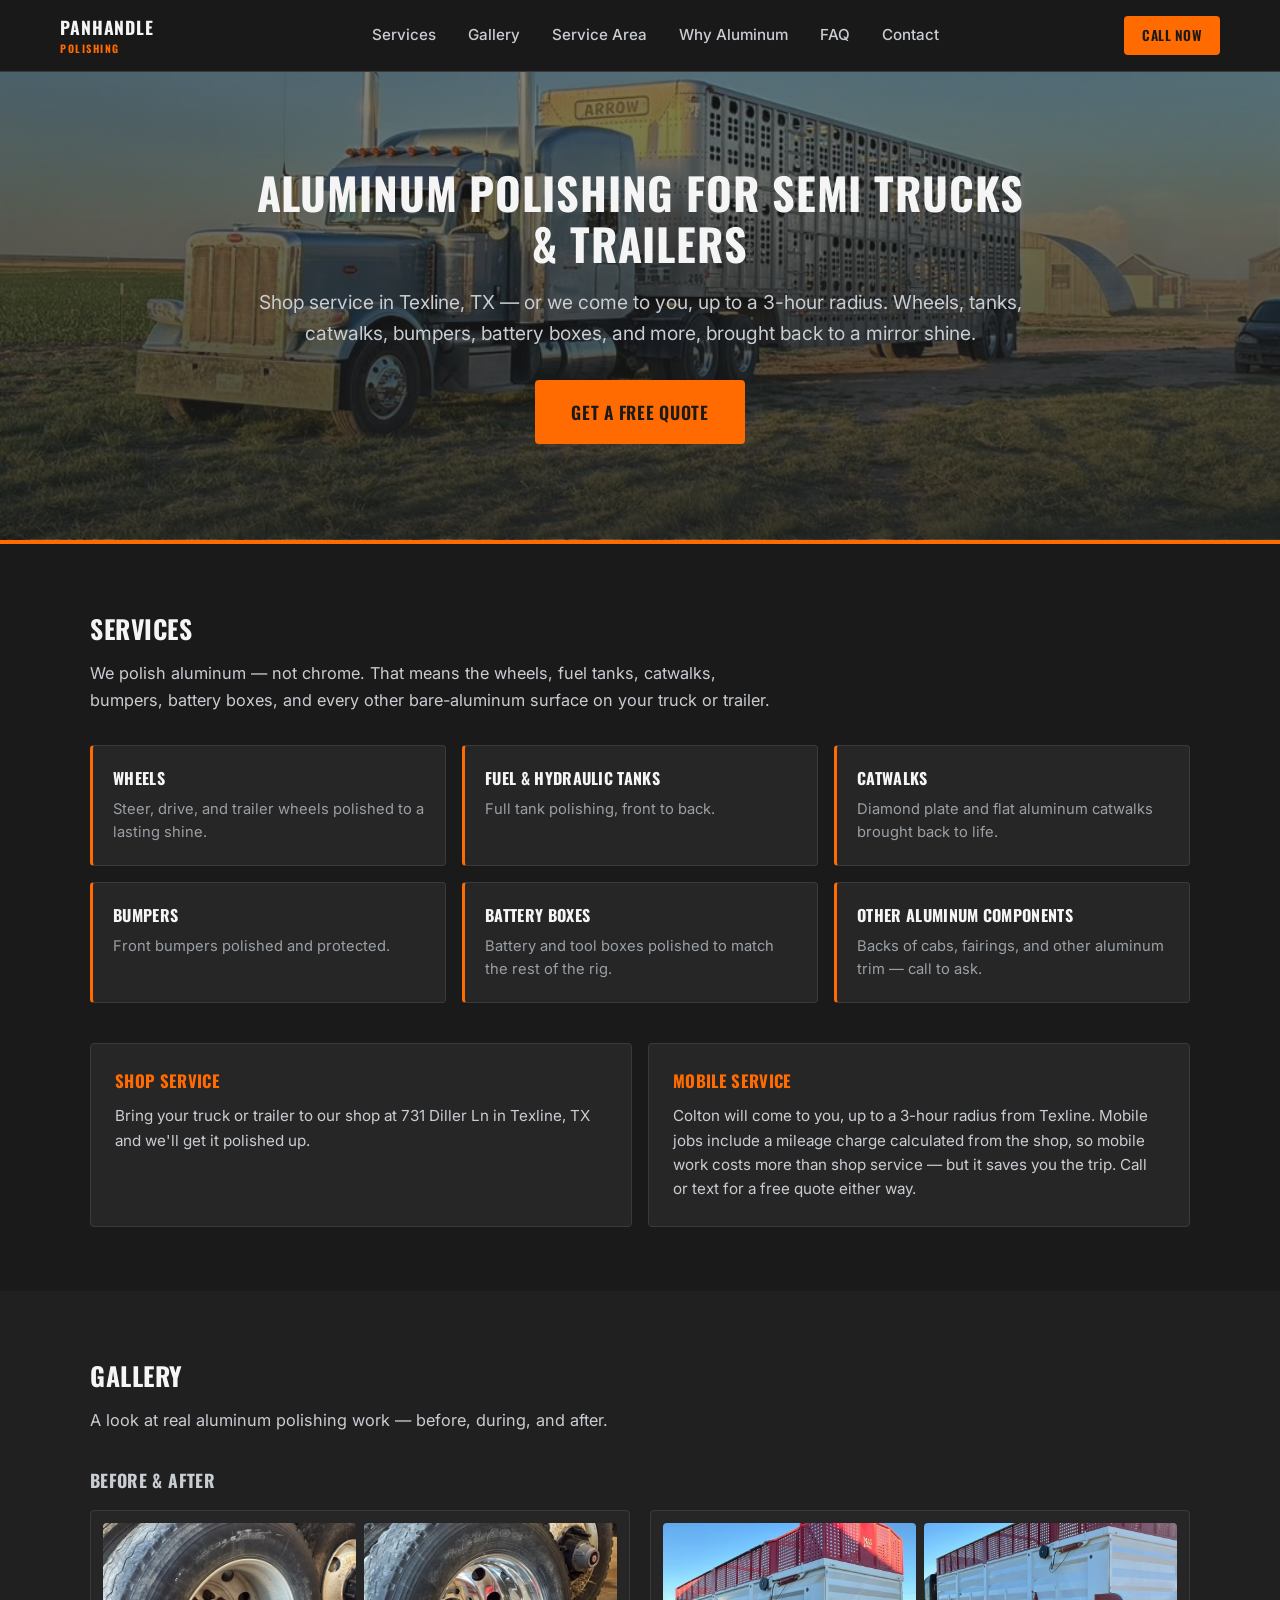
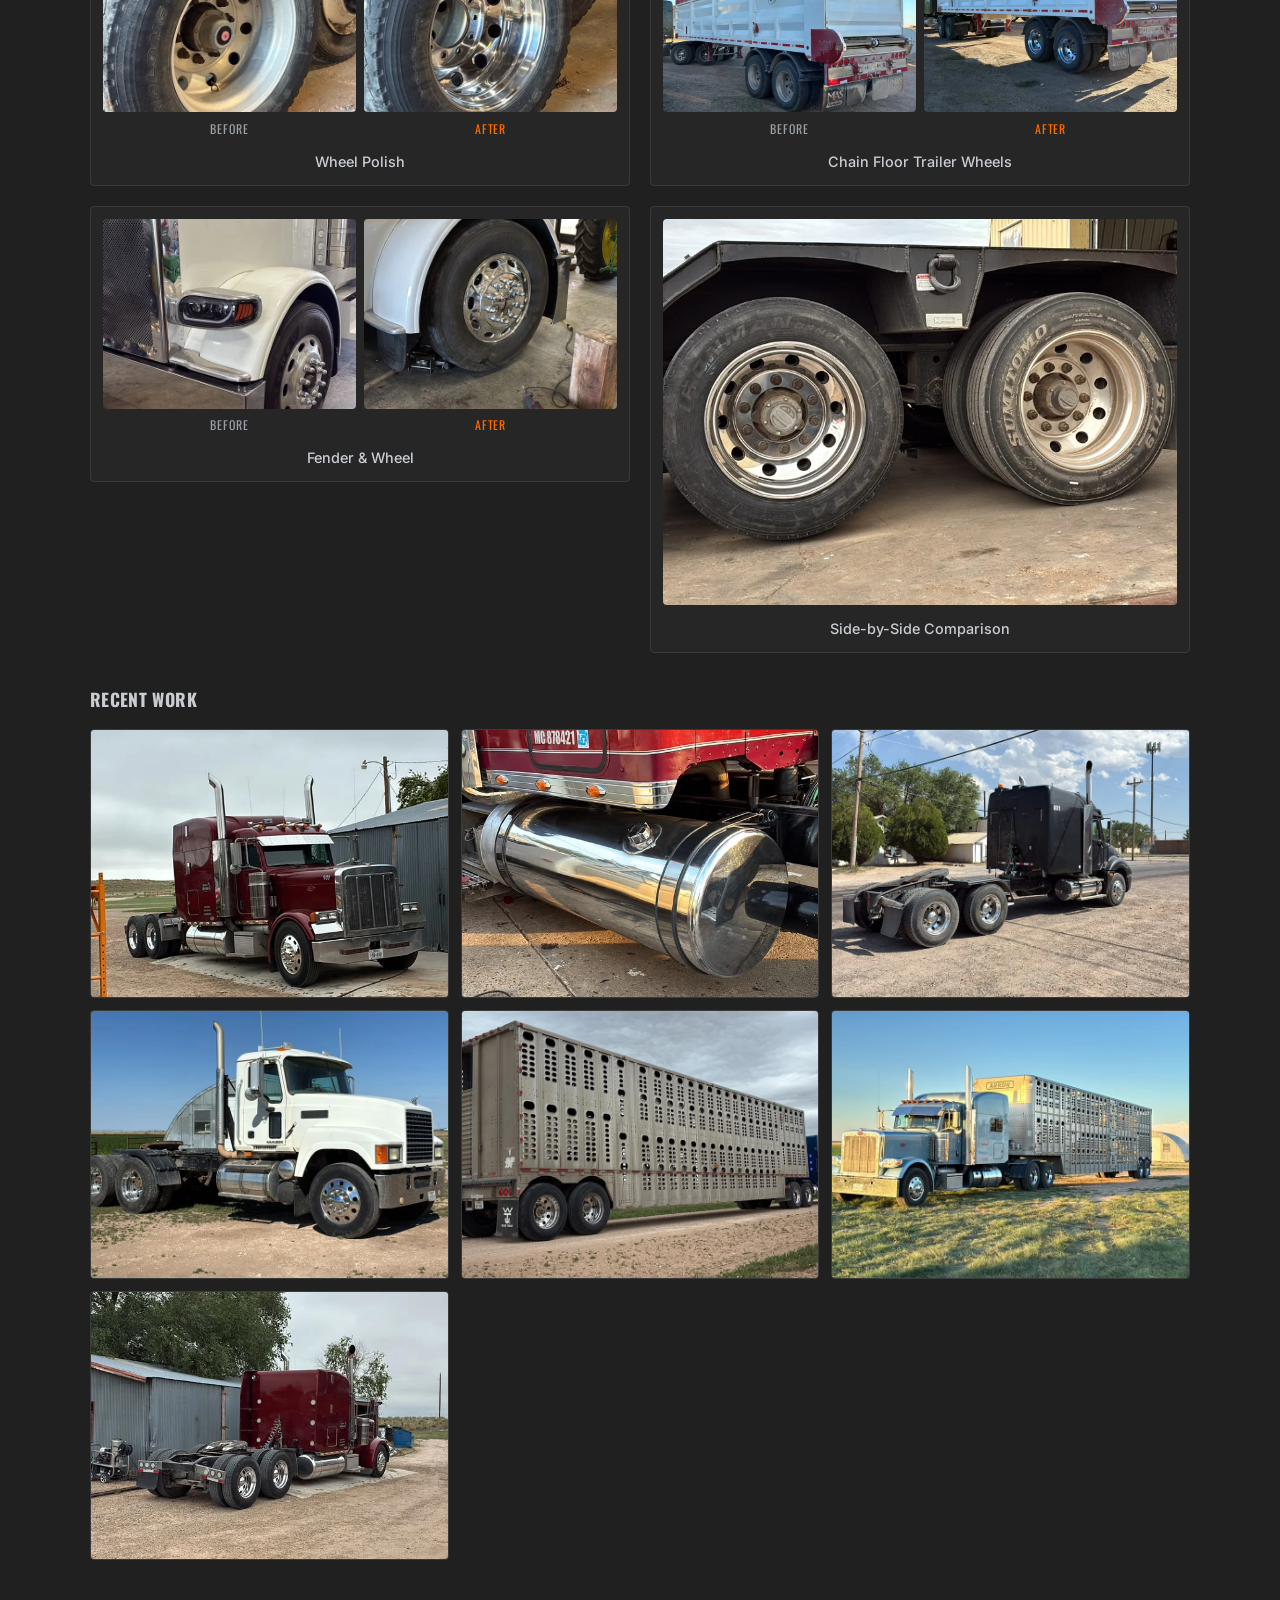
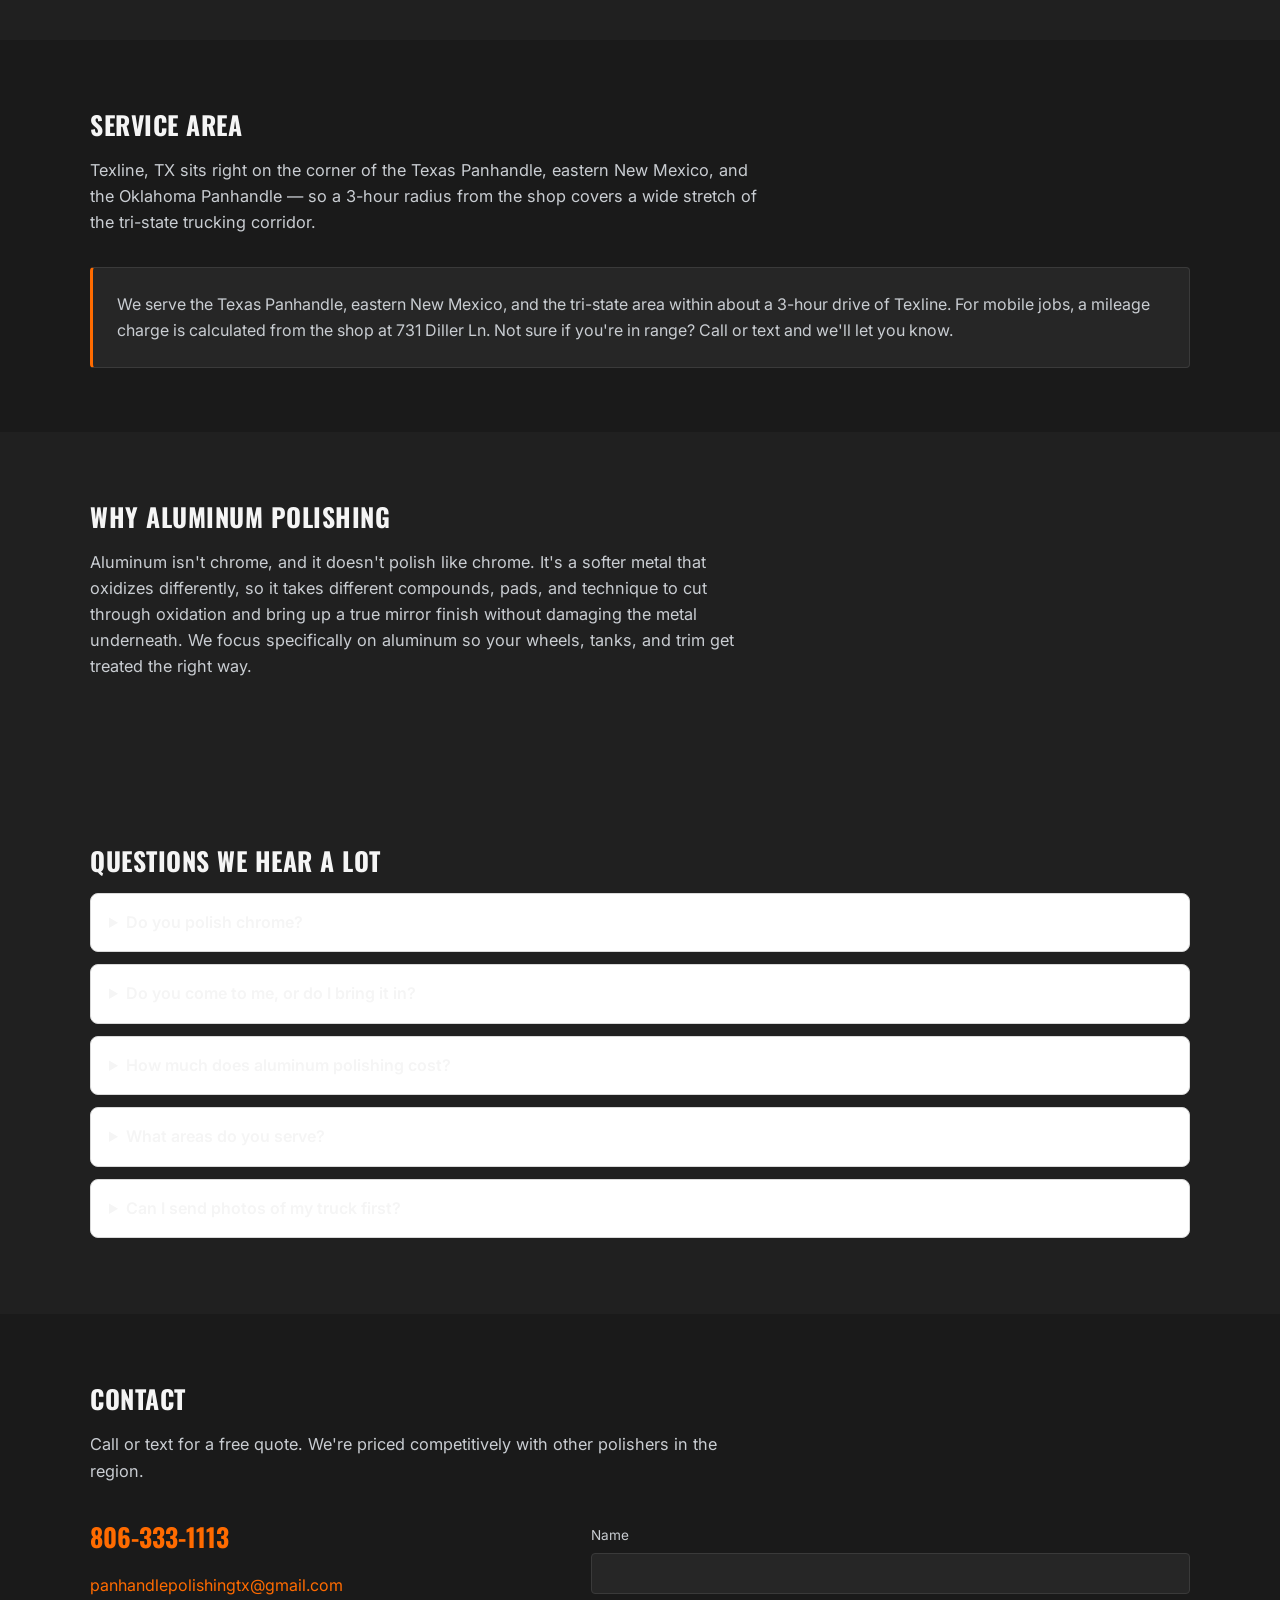
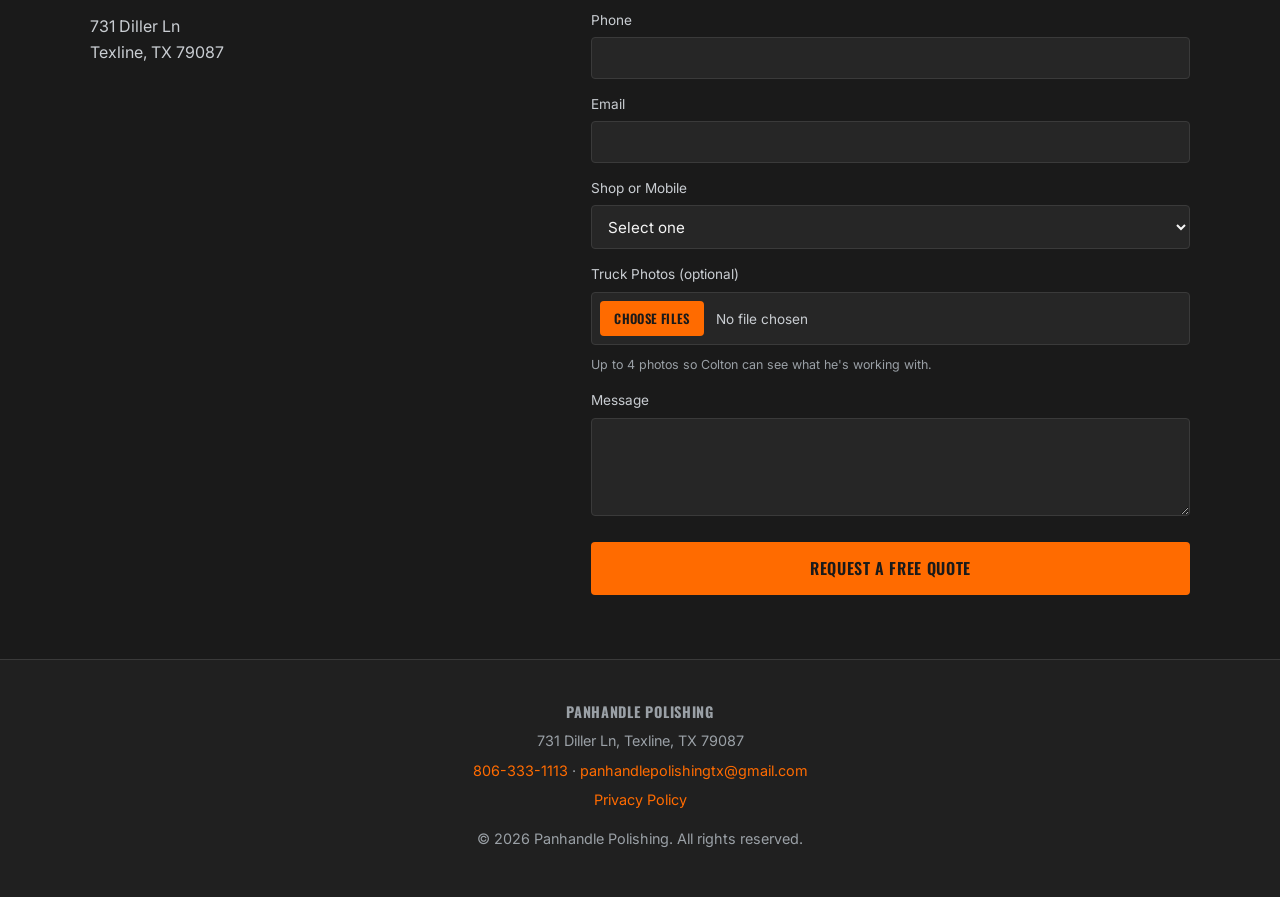
<file: index.html>
<!DOCTYPE html>
<html lang="en">
<head>
<meta charset="UTF-8">
<meta name="viewport" content="width=device-width, initial-scale=1.0">
<title>Panhandle Polishing | Aluminum Polishing for Semi Trucks &amp; Trailers | Texline, TX</title>
<meta name="description" content="Aluminum polishing for semi trucks and trailers in Texline, TX — wheels, fuel tanks, catwalks, bumpers and more. Shop service or mobile, serving the Texas Panhandle. Call or text for a free quote.">

<link rel="canonical" href="https://panhandlepolishing.com/">
<meta name="robots" content="index, follow, max-image-preview:large">
<meta name="theme-color" content="#1a1a1a">

<meta property="og:title" content="Panhandle Polishing | Aluminum Polishing for Semi Trucks &amp; Trailers">
<meta property="og:description" content="Specialized aluminum polishing for semi trucks and trailers. Shop service in Texline, TX or mobile service across the Texas Panhandle, eastern New Mexico, and the tri-state area.">
<meta property="og:type" content="website">
<meta property="og:url" content="https://panhandlepolishing.com/">
<meta property="og:site_name" content="Panhandle Polishing">
<meta property="og:locale" content="en_US">
<meta property="og:image" content="https://panhandlepolishing.com/images/og-share.jpg">
<meta property="og:image:width" content="1200">
<meta property="og:image:height" content="630">
<meta property="og:image:alt" content="Mirror-polished aluminum fuel tank on a maroon Peterbilt semi truck">
<meta name="twitter:card" content="summary_large_image">
<meta name="twitter:title" content="Panhandle Polishing | Aluminum Polishing for Semi Trucks &amp; Trailers">
<meta name="twitter:description" content="Aluminum polishing for semi trucks and trailers in Texline, TX. Shop or mobile service. Call or text for a free quote.">
<meta name="twitter:image" content="https://panhandlepolishing.com/images/og-share.jpg">

<link rel="preconnect" href="https://fonts.googleapis.com">
<link rel="preconnect" href="https://fonts.gstatic.com" crossorigin>
<link href="https://fonts.googleapis.com/css2?family=Oswald:wght@500;600;700&family=Inter:wght@400;500;600&display=swap" rel="stylesheet">

<link rel="icon" href="data:image/svg+xml,%3Csvg xmlns='http://www.w3.org/2000/svg' viewBox='0 0 64 64'%3E%3Crect width='64' height='64' rx='8' fill='%231a1a1a'/%3E%3Ctext x='32' y='42' font-family='Arial, sans-serif' font-weight='700' font-size='26' fill='%23ff6b00' text-anchor='middle'%3EPP%3C/text%3E%3C/svg%3E">

<link rel="stylesheet" href="style.css">

<script type="application/ld+json">
{
  "@context": "https://schema.org",
  "@type": "LocalBusiness",
  "name": "Panhandle Polishing",
  "@id": "https://panhandlepolishing.com/#business",
  "url": "https://panhandlepolishing.com/",
  "image": "https://panhandlepolishing.com/images/og-share.jpg",
  "telephone": "+1-806-333-1113",
  "email": "panhandlepolishingtx@gmail.com",
  "address": {
    "@type": "PostalAddress",
    "streetAddress": "731 Diller Ln",
    "addressLocality": "Texline",
    "addressRegion": "TX",
    "postalCode": "79087",
    "addressCountry": "US"
  },
  "areaServed": {
    "@type": "GeoCircle",
    "geoMidpoint": {
      "@type": "GeoCoordinates",
      "latitude": 36.3736,
      "longitude": -102.9894
    },
    "geoRadius": "300000"
  },
  "description": "Specialized aluminum polishing for semi trucks and trailers — wheels, fuel tanks, tanks, catwalks, bumpers, battery boxes and other aluminum components. Shop service in Texline, TX or mobile service across the Texas Panhandle, eastern New Mexico, and the Oklahoma Panhandle.",
  "priceRange": "$$",
  "knowsAbout": ["Aluminum polishing", "Semi truck wheel polishing", "Fuel tank polishing", "Trailer polishing", "Mobile truck polishing"],
  "hasOfferCatalog": {
    "@type": "OfferCatalog",
    "name": "Aluminum polishing services",
    "itemListElement": [
      {"@type": "Offer", "itemOffered": {"@type": "Service", "name": "Semi truck and trailer wheel polishing"}},
      {"@type": "Offer", "itemOffered": {"@type": "Service", "name": "Fuel and hydraulic tank polishing"}},
      {"@type": "Offer", "itemOffered": {"@type": "Service", "name": "Catwalk polishing"}},
      {"@type": "Offer", "itemOffered": {"@type": "Service", "name": "Bumper polishing"}},
      {"@type": "Offer", "itemOffered": {"@type": "Service", "name": "Battery box polishing"}},
      {"@type": "Offer", "itemOffered": {"@type": "Service", "name": "Mobile aluminum polishing (3-hour radius of Texline, TX)"}}
    ]
  }
}
</script>
<script type="application/ld+json">
{
  "@context": "https://schema.org",
  "@type": "FAQPage",
  "mainEntity": [
    {
      "@type": "Question",
      "name": "Do you polish chrome?",
      "acceptedAnswer": {
        "@type": "Answer",
        "text": "No. We polish aluminum only, not chrome. That covers wheels, fuel and hydraulic tanks, catwalks, bumpers, battery boxes and other bare-aluminum parts on trucks and trailers."
      }
    },
    {
      "@type": "Question",
      "name": "Do you come to me, or do I bring it in?",
      "acceptedAnswer": {
        "@type": "Answer",
        "text": "Both. Shop service is at 731 Diller Ln in Texline, TX. Mobile service is available up to a 3-hour radius from Texline, with a mileage charge calculated from the shop."
      }
    },
    {
      "@type": "Question",
      "name": "How much does aluminum polishing cost?",
      "acceptedAnswer": {
        "@type": "Answer",
        "text": "Call or text for a free quote. Mobile jobs cost more than shop service because of the mileage charge, but they save you the trip."
      }
    },
    {
      "@type": "Question",
      "name": "What areas do you serve?",
      "acceptedAnswer": {
        "@type": "Answer",
        "text": "The Texas Panhandle, eastern New Mexico and the Oklahoma Panhandle, within about a 3-hour drive of Texline, TX."
      }
    },
    {
      "@type": "Question",
      "name": "Can I send photos of my truck first?",
      "acceptedAnswer": {
        "@type": "Answer",
        "text": "Yes. The quote form takes up to 4 photos so Colton can see what he is working with before you come in."
      }
    }
  ]
}
</script>
<script src="/analytics.js"></script>
</head>
<body>

<header class="site-header" id="top">
  <div class="header-inner">
    <a href="#top" class="logo">PANHANDLE<span>POLISHING</span></a>

    <nav class="main-nav" id="main-nav">
      <a href="#services">Services</a>
      <a href="#gallery">Gallery</a>
      <a href="#service-area">Service Area</a>
      <a href="#why-aluminum">Why Aluminum</a>
      <a href="#faq">FAQ</a>
      <a href="#contact">Contact</a>
    </nav>

    <div class="header-actions">
      <a href="tel:+18063331113" class="btn btn-call">Call Now</a>
      <button class="nav-toggle" id="nav-toggle" aria-label="Toggle menu" aria-expanded="false">
        <span></span><span></span><span></span>
      </button>
    </div>
  </div>
</header>

<main>

  <section class="hero" id="hero">
    <div class="hero-inner">
      <h1>Aluminum Polishing for Semi Trucks &amp; Trailers</h1>
      <p class="hero-sub">Shop service in Texline, TX — or we come to you, up to a 3-hour radius. Wheels, tanks, catwalks, bumpers, battery boxes, and more, brought back to a mirror shine.</p>
      <a href="#contact" class="btn btn-primary btn-large">Get a Free Quote</a>
    </div>
  </section>

  <section class="section" id="services">
    <div class="section-inner">
      <h2>Services</h2>
      <p class="section-lead">We polish aluminum — not chrome. That means the wheels, fuel tanks, catwalks, bumpers, battery boxes, and every other bare-aluminum surface on your truck or trailer.</p>

      <div class="services-grid">
        <div class="service-card"><h3>Wheels</h3><p>Steer, drive, and trailer wheels polished to a lasting shine.</p></div>
        <div class="service-card"><h3>Fuel &amp; Hydraulic Tanks</h3><p>Full tank polishing, front to back.</p></div>
        <div class="service-card"><h3>Catwalks</h3><p>Diamond plate and flat aluminum catwalks brought back to life.</p></div>
        <div class="service-card"><h3>Bumpers</h3><p>Front bumpers polished and protected.</p></div>
        <div class="service-card"><h3>Battery Boxes</h3><p>Battery and tool boxes polished to match the rest of the rig.</p></div>
        <div class="service-card"><h3>Other Aluminum Components</h3><p>Backs of cabs, fairings, and other aluminum trim — call to ask.</p></div>
      </div>

      <div class="shop-mobile">
        <div class="shop-mobile-card">
          <h3>Shop Service</h3>
          <p>Bring your truck or trailer to our shop at 731 Diller Ln in Texline, TX and we'll get it polished up.</p>
        </div>
        <div class="shop-mobile-card">
          <h3>Mobile Service</h3>
          <p>Colton will come to you, up to a 3-hour radius from Texline. Mobile jobs include a mileage charge calculated from the shop, so mobile work costs more than shop service — but it saves you the trip. Call or text for a free quote either way.</p>
        </div>
      </div>
    </div>
  </section>

  <section class="section section-alt" id="gallery">
    <div class="section-inner">
      <h2>Gallery</h2>
      <p class="section-lead">A look at real aluminum polishing work — before, during, and after.</p>

      <h3 class="gallery-subhead">Before &amp; After</h3>
      <div class="before-after-grid">
        <div class="before-after-pair">
          <div class="before-after-photos">
            <figure><img src="images/gallery/before-after-wheel-before.webp" alt="Semi truck aluminum wheel before polishing, dull and oxidized" loading="lazy"><figcaption>Before</figcaption></figure>
            <figure><img src="images/gallery/before-after-wheel-after.webp" alt="Semi truck aluminum wheel after polishing, mirror finish" loading="lazy"><figcaption>After</figcaption></figure>
          </div>
          <p class="before-after-label">Wheel Polish</p>
        </div>

        <div class="before-after-pair">
          <div class="before-after-photos">
            <figure><img src="images/gallery/before-after-trailer-wheel-before.webp" alt="Chain floor trailer aluminum wheel before polishing, dull finish" loading="lazy"><figcaption>Before</figcaption></figure>
            <figure><img src="images/gallery/before-after-trailer-wheel-after.webp" alt="Chain floor trailer aluminum wheel after polishing, mirror finish" loading="lazy"><figcaption>After</figcaption></figure>
          </div>
          <p class="before-after-label">Chain Floor Trailer Wheels</p>
        </div>

        <div class="before-after-pair">
          <div class="before-after-photos">
            <figure><img src="images/gallery/before-after-fender-wheel-before.webp" alt="Semi truck fender and headlight trim before polishing" loading="lazy"><figcaption>Before</figcaption></figure>
            <figure><img src="images/gallery/before-after-fender-wheel-after.webp" alt="Semi truck fender and wheel after polishing" loading="lazy"><figcaption>After</figcaption></figure>
          </div>
          <p class="before-after-label">Fender &amp; Wheel</p>
        </div>

        <div class="before-after-pair before-after-single">
          <div class="before-after-photos">
            <figure><img src="images/gallery/before-after-dual-wheel-comparison.webp" alt="Two trailer wheels side by side, one polished and one unpolished, showing the aluminum polishing difference" loading="lazy"></figure>
          </div>
          <p class="before-after-label">Side-by-Side Comparison</p>
        </div>
      </div>

      <h3 class="gallery-subhead">Recent Work</h3>
      <div class="gallery-grid">
        <div class="gallery-item"><img src="images/gallery/truck-maroon-peterbilt-shop.webp" alt="Maroon Peterbilt semi truck at the Panhandle Polishing shop" loading="lazy"></div>
        <div class="gallery-item"><img src="images/gallery/truck-maroon-peterbilt-fuel-tank.webp" alt="Polished aluminum fuel tank on a Peterbilt semi truck" loading="lazy"></div>
        <div class="gallery-item"><img src="images/gallery/truck-black-daycab.webp" alt="Black semi truck day cab with polished aluminum wheels" loading="lazy"></div>
        <div class="gallery-item"><img src="images/gallery/truck-white-mack-daycab.webp" alt="White Mack semi truck day cab" loading="lazy"></div>
        <div class="gallery-item"><img src="images/gallery/trailer-livestock-wilson.webp" alt="Livestock trailer with polished aluminum wheels" loading="lazy"></div>
        <div class="gallery-item"><img src="images/gallery/truck-trailer-livestock-arrow.webp" alt="Semi truck with polished aluminum livestock trailer" loading="lazy"></div>
        <div class="gallery-item"><img src="images/gallery/truck-maroon-peterbilt-daycab.webp" alt="Maroon Peterbilt semi truck day cab at the shop" loading="lazy"></div>
      </div>
    </div>
  </section>

  <section class="section" id="service-area">
    <div class="section-inner">
      <h2>Service Area</h2>
      <p class="section-lead">Texline, TX sits right on the corner of the Texas Panhandle, eastern New Mexico, and the Oklahoma Panhandle — so a 3-hour radius from the shop covers a wide stretch of the tri-state trucking corridor.</p>
      <div class="service-area-box">
        <p>We serve the Texas Panhandle, eastern New Mexico, and the tri-state area within about a 3-hour drive of Texline. For mobile jobs, a mileage charge is calculated from the shop at 731 Diller Ln. Not sure if you're in range? Call or text and we'll let you know.</p>
      </div>
    </div>
  </section>

  <section class="section section-alt" id="why-aluminum">
    <div class="section-inner">
      <h2>Why Aluminum Polishing</h2>
      <p class="section-lead">Aluminum isn't chrome, and it doesn't polish like chrome. It's a softer metal that oxidizes differently, so it takes different compounds, pads, and technique to cut through oxidation and bring up a true mirror finish without damaging the metal underneath. We focus specifically on aluminum so your wheels, tanks, and trim get treated the right way.</p>
    </div>
  </section>

  <section class="section section-alt" id="faq">
    <div class="section-inner">
      <h2>Questions We Hear a Lot</h2>
      <details class="faq-item"><summary>Do you polish chrome?</summary><p>No. We polish aluminum only, not chrome. That covers wheels, fuel and hydraulic tanks, catwalks, bumpers, battery boxes and other bare-aluminum parts on trucks and trailers.</p></details>
      <details class="faq-item"><summary>Do you come to me, or do I bring it in?</summary><p>Both. Shop service is at 731 Diller Ln in Texline, TX. Mobile service is available up to a 3-hour radius from Texline, with a mileage charge calculated from the shop.</p></details>
      <details class="faq-item"><summary>How much does aluminum polishing cost?</summary><p>Call or text for a free quote. Mobile jobs cost more than shop service because of the mileage charge, but they save you the trip.</p></details>
      <details class="faq-item"><summary>What areas do you serve?</summary><p>The Texas Panhandle, eastern New Mexico and the Oklahoma Panhandle, within about a 3-hour drive of Texline, TX.</p></details>
      <details class="faq-item"><summary>Can I send photos of my truck first?</summary><p>Yes. The quote form takes up to 4 photos so Colton can see what he is working with before you come in.</p></details>
    </div>
  </section>

  <section class="section" id="contact">
    <div class="section-inner">
      <h2>Contact</h2>
      <p class="section-lead">Call or text for a free quote. We're priced competitively with other polishers in the region.</p>

      <div class="contact-grid">
        <div class="contact-info">
          <p><a href="tel:+18063331113" class="contact-phone">806-333-1113</a></p>
          <p><a href="mailto:panhandlepolishingtx@gmail.com?subject=Quote%20Request%20from%20Panhandle%20Polishing%20Website">panhandlepolishingtx@gmail.com</a></p>
          <p>731 Diller Ln<br>Texline, TX 79087</p>
        </div>

        <form name="quote-request" method="POST" data-netlify="true" netlify-honeypot="bot-field" action="/thank-you" class="quote-form" id="quote-form" enctype="multipart/form-data">
          <input type="hidden" name="form-name" value="quote-request">
          <p class="hidden-field">
            <label>Don't fill this out if you're human: <input name="bot-field"></label>
          </p>

          <label for="name">Name</label>
          <input type="text" id="name" name="name" autocomplete="name" required>

          <label for="phone">Phone</label>
          <input type="tel" id="phone" name="phone" autocomplete="tel" required>

          <label for="email">Email</label>
          <input type="email" id="email" name="email" autocomplete="email">

          <label for="service-type">Shop or Mobile</label>
          <select id="service-type" name="service-type" required>
            <option value="">Select one</option>
            <option value="Shop">Shop — I'll bring it in</option>
            <option value="Mobile">Mobile — come to me</option>
          </select>

          <div id="location-field-wrap" class="mobile-location-box">
            <p class="mobile-location-heading">Where should Colton come polish it?</p>
            <label for="location">Location</label>
            <input type="text" id="location" name="location" placeholder="Street address or nearest town, city, and state">
          </div>

          <label for="photos">Truck Photos (optional)</label>
          <input type="file" id="photos" name="photos" accept="image/*" multiple>
          <p class="field-hint" id="photos-hint">Up to 4 photos so Colton can see what he's working with.</p>

          <label for="message">Message</label>
          <textarea id="message" name="message" rows="4"></textarea>

          <button type="submit" class="btn btn-primary">Request a Free Quote</button>
        </form>
      </div>
    </div>
  </section>

</main>

<footer class="site-footer">
  <div class="footer-inner">
    <p class="footer-name">PANHANDLE POLISHING</p>
    <p>731 Diller Ln, Texline, TX 79087</p>
    <p><a href="tel:+18063331113">806-333-1113</a> &middot; <a href="mailto:panhandlepolishingtx@gmail.com?subject=Quote%20Request%20from%20Panhandle%20Polishing%20Website">panhandlepolishingtx@gmail.com</a></p>
    <p><a href="/privacy">Privacy Policy</a></p>
    <p class="footer-copy">&copy; <span id="year"></span> Panhandle Polishing. All rights reserved.</p>
  </div>
</footer>

<script src="script.js"></script>
<script src="track.js" defer></script>
</body>
</html>
</file>
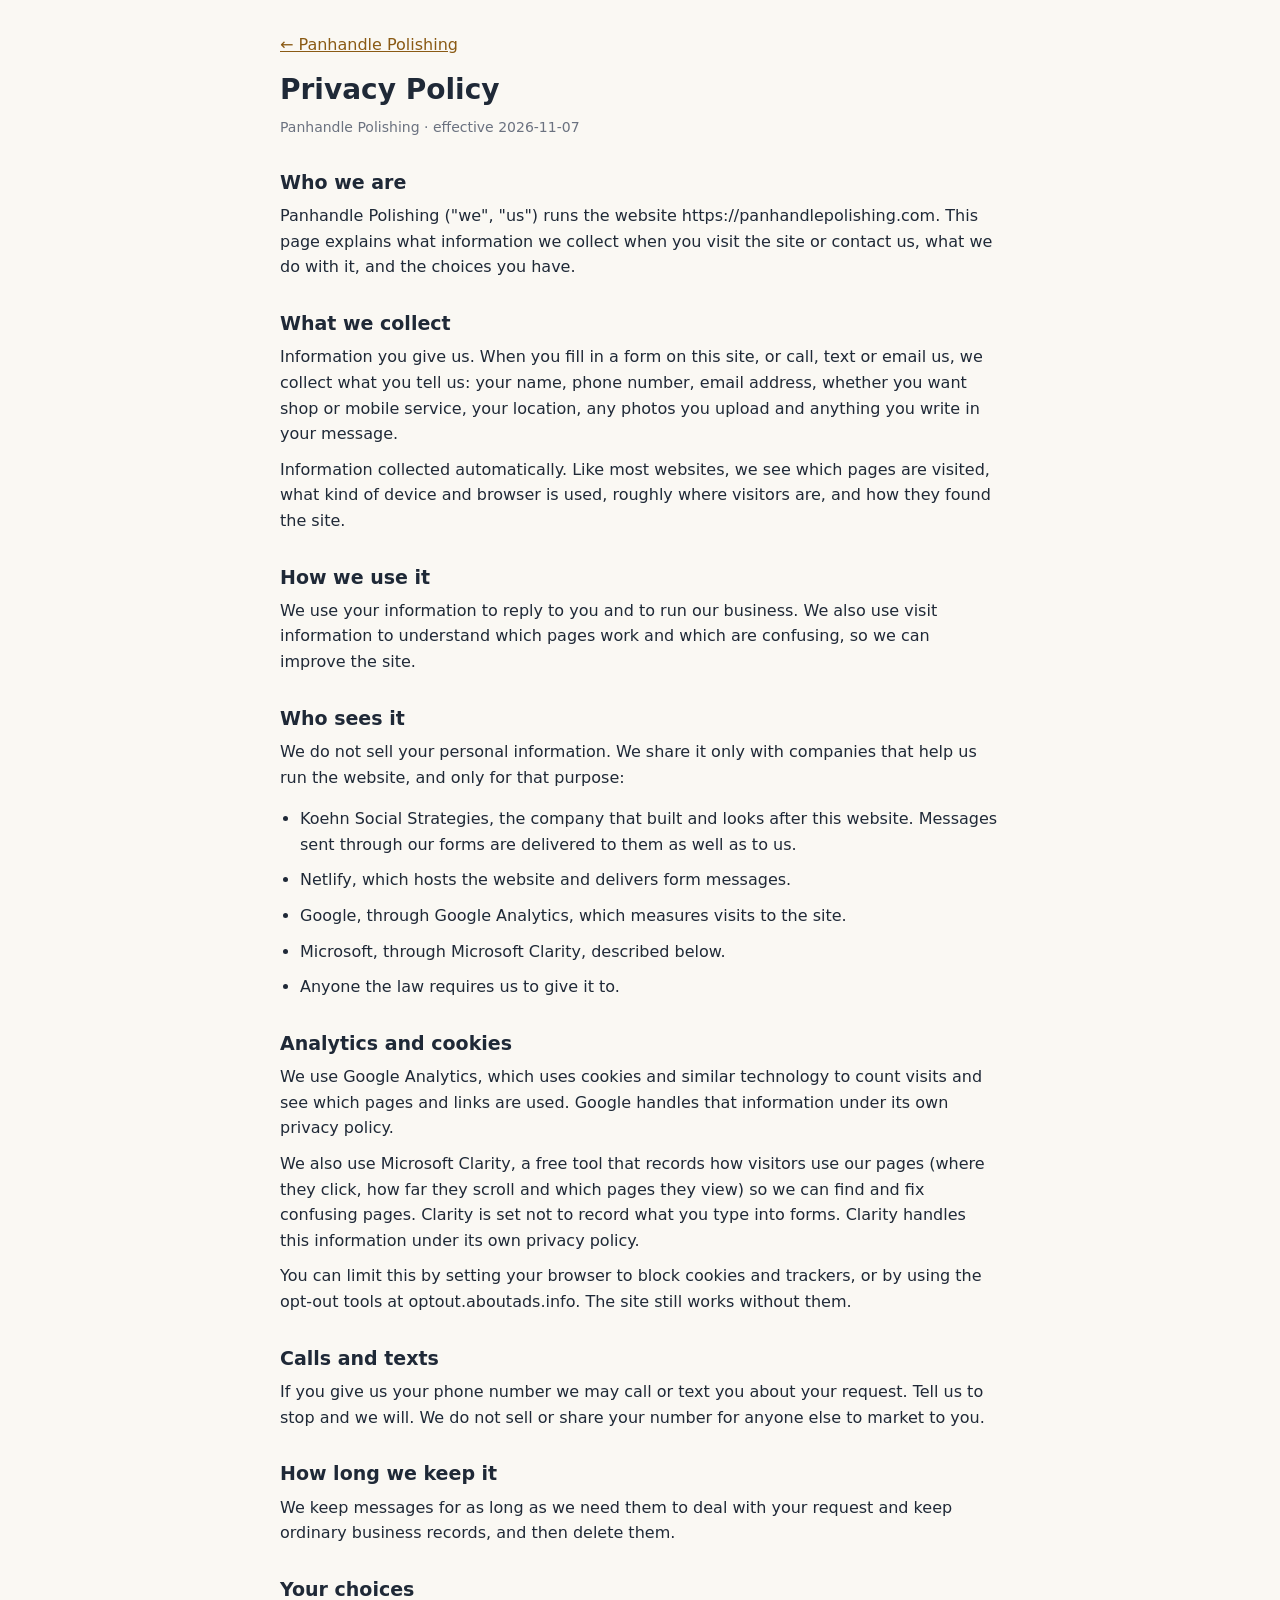
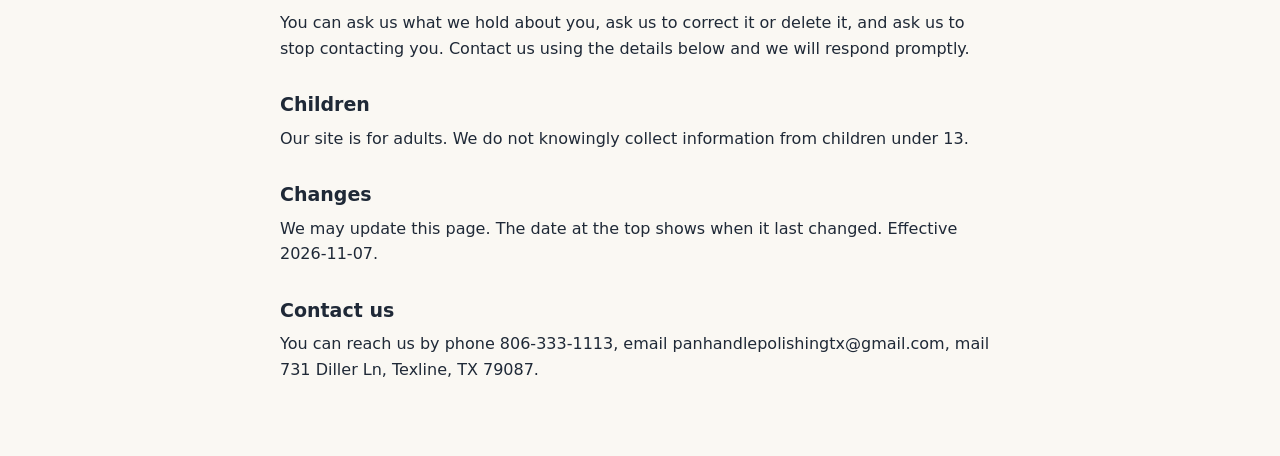
<file: privacy.html>
<!doctype html>
<html lang="en"><head><meta charset="utf-8"><meta name="viewport" content="width=device-width,initial-scale=1">
<title>Privacy Policy | Panhandle Polishing</title>
<meta name="description" content="How Panhandle Polishing collects and uses information on panhandlepolishing.com.">
<link rel="canonical" href="https://panhandlepolishing.com/privacy">
<meta name="robots" content="index,follow">
<style>body{margin:0;background:#faf8f3;color:#1f2937;font:16px/1.6 system-ui,-apple-system,Segoe UI,Roboto,sans-serif}main{max-width:720px;margin:0 auto;padding:32px 20px 64px}h1{font-size:28px;margin:0 0 4px}h2{font-size:19px;margin:28px 0 6px}p,li{margin:0 0 10px}ul{padding-left:20px}.date{color:#6b7280;font-size:14px;margin-bottom:20px}a{color:#8a5a14}</style>
<script src="/analytics.js"></script>
</head><body><main><p><a href="/">&larr; Panhandle Polishing</a></p><h1>Privacy Policy</h1><p class="date">Panhandle Polishing &middot; effective 2026-11-07</p><h2>Who we are</h2><p>Panhandle Polishing (&quot;we&quot;, &quot;us&quot;) runs the website https://panhandlepolishing.com. This page explains what information we collect when you visit the site or contact us, what we do with it, and the choices you have.</p><h2>What we collect</h2><p>Information you give us. When you fill in a form on this site, or call, text or email us, we collect what you tell us: your name, phone number, email address, whether you want shop or mobile service, your location, any photos you upload and anything you write in your message.</p><p>Information collected automatically. Like most websites, we see which pages are visited, what kind of device and browser is used, roughly where visitors are, and how they found the site.</p><h2>How we use it</h2><p>We use your information to reply to you and to run our business. We also use visit information to understand which pages work and which are confusing, so we can improve the site.</p><h2>Who sees it</h2><p>We do not sell your personal information. We share it only with companies that help us run the website, and only for that purpose:</p><ul><li>Koehn Social Strategies, the company that built and looks after this website. Messages sent through our forms are delivered to them as well as to us.</li><li>Netlify, which hosts the website and delivers form messages.</li><li>Google, through Google Analytics, which measures visits to the site.</li><li>Microsoft, through Microsoft Clarity, described below.</li><li>Anyone the law requires us to give it to.</li></ul><h2>Analytics and cookies</h2><p>We use Google Analytics, which uses cookies and similar technology to count visits and see which pages and links are used. Google handles that information under its own privacy policy.</p><p>We also use Microsoft Clarity, a free tool that records how visitors use our pages (where they click, how far they scroll and which pages they view) so we can find and fix confusing pages. Clarity is set not to record what you type into forms. Clarity handles this information under its own privacy policy.</p><p>You can limit this by setting your browser to block cookies and trackers, or by using the opt-out tools at optout.aboutads.info. The site still works without them.</p><h2>Calls and texts</h2><p>If you give us your phone number we may call or text you about your request. Tell us to stop and we will. We do not sell or share your number for anyone else to market to you.</p><h2>How long we keep it</h2><p>We keep messages for as long as we need them to deal with your request and keep ordinary business records, and then delete them.</p><h2>Your choices</h2><p>You can ask us what we hold about you, ask us to correct it or delete it, and ask us to stop contacting you. Contact us using the details below and we will respond promptly.</p><h2>Children</h2><p>Our site is for adults. We do not knowingly collect information from children under 13.</p><h2>Changes</h2><p>We may update this page. The date at the top shows when it last changed. Effective 2026-11-07.</p><h2>Contact us</h2><p>You can reach us by phone 806-333-1113, email panhandlepolishingtx@gmail.com, mail 731 Diller Ln, Texline, TX 79087.</p></main></body></html>
</file>
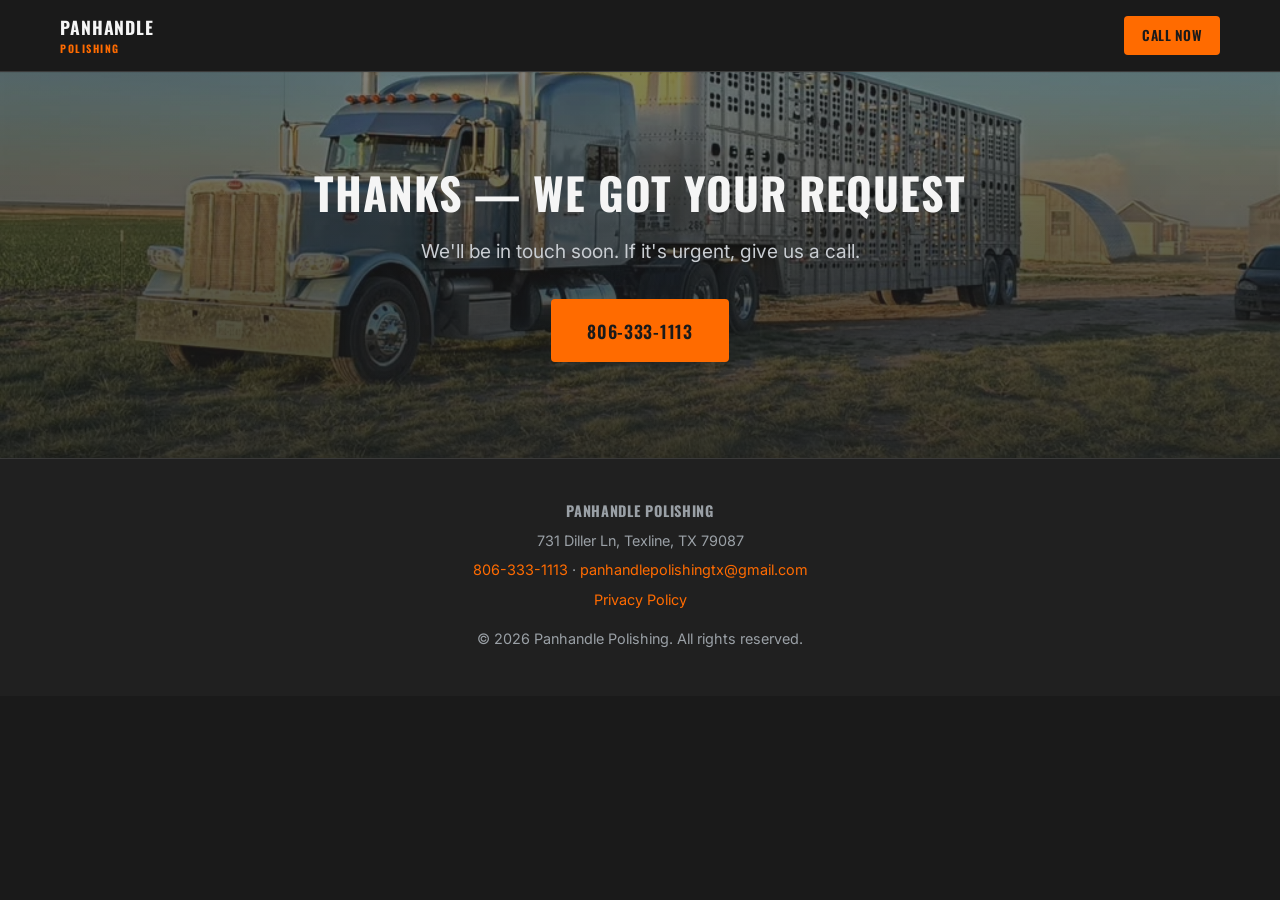
<file: thank-you.html>
<!DOCTYPE html>
<html lang="en">
<head>
<meta charset="UTF-8">
<meta name="viewport" content="width=device-width, initial-scale=1.0">
<title>Thank You | Panhandle Polishing</title>
<meta name="robots" content="noindex, follow">
<meta name="description" content="Thanks for reaching out to Panhandle Polishing. We'll be in touch soon.">
<link rel="icon" href="data:image/svg+xml,%3Csvg xmlns='http://www.w3.org/2000/svg' viewBox='0 0 64 64'%3E%3Crect width='64' height='64' rx='8' fill='%231a1a1a'/%3E%3Ctext x='32' y='42' font-family='Arial, sans-serif' font-weight='700' font-size='26' fill='%23ff6b00' text-anchor='middle'%3EPP%3C/text%3E%3C/svg%3E">
<link href="https://fonts.googleapis.com/css2?family=Oswald:wght@600;700&family=Inter:wght@400;500&display=swap" rel="stylesheet">
<link rel="stylesheet" href="style.css">
<script src="/analytics.js"></script>
</head>
<body>
<header class="site-header">
  <div class="header-inner">
    <a href="/" class="logo">PANHANDLE<span>POLISHING</span></a>
    <div class="header-actions">
      <a href="tel:+18063331113" class="btn btn-call">Call Now</a>
    </div>
  </div>
</header>

<main>
  <section class="hero" style="border-bottom:none;">
    <div class="hero-inner">
      <h1>Thanks — We Got Your Request</h1>
      <p class="hero-sub">We'll be in touch soon. If it's urgent, give us a call.</p>
      <a href="tel:+18063331113" class="btn btn-primary btn-large">806-333-1113</a>
    </div>
  </section>
</main>

<footer class="site-footer">
  <div class="footer-inner">
    <p class="footer-name">PANHANDLE POLISHING</p>
    <p>731 Diller Ln, Texline, TX 79087</p>
    <p><a href="tel:+18063331113">806-333-1113</a> &middot; <a href="mailto:panhandlepolishingtx@gmail.com?subject=Quote%20Request%20from%20Panhandle%20Polishing%20Website">panhandlepolishingtx@gmail.com</a></p>
    <p><a href="/privacy">Privacy Policy</a></p>
    <p class="footer-copy">&copy; <span id="year"></span> Panhandle Polishing. All rights reserved.</p>
  </div>
</footer>
<script src="script.js"></script>
<script src="track.js" defer></script>
</body>
</html>
</file>
<file: style.css>
:root {
  --bg: #1a1a1a;
  --bg-alt: #202020;
  --bg-card: #262626;
  --border: #3a3a3a;
  --steel: #9aa0a6;
  --steel-light: #c9cdd2;
  --white: #f5f5f5;
  --orange: #ff6b00;
  --orange-dark: #cc5500;
  --header-h: 72px;
}

* { box-sizing: border-box; margin: 0; padding: 0; }

html {
  scroll-behavior: smooth;
  scroll-padding-top: var(--header-h);
}

body {
  background: var(--bg);
  color: var(--white);
  font-family: 'Inter', sans-serif;
  line-height: 1.6;
  -webkit-font-smoothing: antialiased;
}

h1, h2, h3 {
  font-family: 'Oswald', sans-serif;
  font-weight: 700;
  text-transform: uppercase;
  letter-spacing: 0.02em;
}

a { color: var(--orange); text-decoration: none; }

img { max-width: 100%; display: block; }

/* Header */
.site-header {
  position: sticky;
  top: 0;
  z-index: 100;
  background: rgba(26, 26, 26, 0.97);
  border-bottom: 1px solid var(--border);
  height: var(--header-h);
}

.header-inner {
  max-width: 1200px;
  margin: 0 auto;
  height: 100%;
  padding: 0 1.25rem;
  display: flex;
  align-items: center;
  justify-content: space-between;
}

.logo {
  font-family: 'Oswald', sans-serif;
  font-weight: 700;
  font-size: 1.1rem;
  letter-spacing: 0.05em;
  color: var(--white);
  white-space: nowrap;
}

.logo span {
  display: block;
  font-size: 0.65rem;
  color: var(--orange);
  letter-spacing: 0.15em;
}

.main-nav {
  display: none;
}

.main-nav a {
  color: var(--steel-light);
  font-weight: 500;
  font-size: 0.95rem;
  margin-left: 2rem;
}

.main-nav a:hover { color: var(--orange); }

.header-actions {
  display: flex;
  align-items: center;
  gap: 0.75rem;
}

.btn {
  display: inline-block;
  font-family: 'Oswald', sans-serif;
  font-weight: 600;
  text-transform: uppercase;
  letter-spacing: 0.04em;
  border-radius: 4px;
  cursor: pointer;
  border: none;
  text-align: center;
}

.btn-call {
  background: var(--orange);
  color: var(--bg);
  padding: 0.55rem 1.1rem;
  font-size: 0.85rem;
}

.btn-call:hover { background: var(--orange-dark); }

.btn-primary {
  background: var(--orange);
  color: var(--bg);
  padding: 0.9rem 1.75rem;
  font-size: 1rem;
}

.btn-primary:hover { background: var(--orange-dark); }

.btn-large {
  padding: 1.1rem 2.25rem;
  font-size: 1.1rem;
}

.nav-toggle {
  display: flex;
  flex-direction: column;
  justify-content: center;
  gap: 5px;
  width: 32px;
  height: 32px;
  background: transparent;
  border: none;
  cursor: pointer;
}

.nav-toggle span {
  display: block;
  height: 2px;
  background: var(--white);
  border-radius: 2px;
}

.main-nav.open {
  display: flex;
  flex-direction: column;
  position: absolute;
  top: var(--header-h);
  left: 0;
  right: 0;
  background: var(--bg-alt);
  border-bottom: 1px solid var(--border);
  padding: 1rem 1.25rem 1.5rem;
}

.main-nav.open a {
  margin: 0;
  padding: 0.75rem 0;
  border-bottom: 1px solid var(--border);
}

/* Hero */
.hero {
  background:
    linear-gradient(rgba(26,26,26,0.55), rgba(26,26,26,0.85)),
    url('images/gallery/truck-trailer-livestock-arrow.webp');
  background-size: cover;
  background-position: center 65%;
  padding: 6rem 1.25rem;
  text-align: center;
  border-bottom: 4px solid var(--orange);
}

.hero-inner {
  max-width: 780px;
  margin: 0 auto;
}

.hero h1 {
  font-size: 2rem;
  line-height: 1.15;
  margin-bottom: 1.1rem;
}

.hero-sub {
  color: var(--steel-light);
  font-size: 1.05rem;
  margin-bottom: 2rem;
}

/* Sections */
.section {
  padding: 4rem 1.25rem;
}

.section-alt {
  background: var(--bg-alt);
}

.section-inner {
  max-width: 1100px;
  margin: 0 auto;
}

.section h2 {
  font-size: 1.6rem;
  color: var(--white);
  margin-bottom: 0.75rem;
}

.section-lead {
  color: var(--steel-light);
  max-width: 680px;
  margin-bottom: 2rem;
  font-size: 1.02rem;
}

/* Services */
.services-grid {
  display: grid;
  grid-template-columns: 1fr;
  gap: 1rem;
  margin-bottom: 2.5rem;
}

.service-card {
  background: var(--bg-card);
  border: 1px solid var(--border);
  border-left: 3px solid var(--orange);
  border-radius: 4px;
  padding: 1.25rem;
}

.service-card h3 {
  font-size: 1rem;
  margin-bottom: 0.4rem;
  color: var(--white);
}

.service-card p {
  color: var(--steel);
  font-size: 0.92rem;
}

.shop-mobile {
  display: grid;
  grid-template-columns: 1fr;
  gap: 1rem;
}

.shop-mobile-card {
  background: var(--bg-card);
  border: 1px solid var(--border);
  border-radius: 4px;
  padding: 1.5rem;
}

.shop-mobile-card h3 {
  color: var(--orange);
  font-size: 1.05rem;
  margin-bottom: 0.6rem;
}

.shop-mobile-card p {
  color: var(--steel-light);
  font-size: 0.95rem;
}

/* Gallery */
.gallery-subhead {
  font-size: 1.1rem;
  color: var(--steel-light);
  margin: 2rem 0 1rem;
}

.gallery-subhead:first-of-type {
  margin-top: 0;
}

.gallery-grid {
  display: grid;
  grid-template-columns: repeat(2, 1fr);
  gap: 0.75rem;
  margin-bottom: 1rem;
}

.gallery-item {
  aspect-ratio: 4 / 3;
  border-radius: 4px;
  overflow: hidden;
  border: 1px solid var(--border);
}

.gallery-item img {
  width: 100%;
  height: 100%;
  object-fit: cover;
}

.gallery-item.placeholder {
  background: var(--bg-card);
  border: 1px dashed var(--border);
  display: flex;
  align-items: center;
  justify-content: center;
  text-align: center;
  color: var(--steel);
  font-size: 0.8rem;
  padding: 0.5rem;
  line-height: 1.4;
}

/* Before & after pairs */
.before-after-grid {
  display: grid;
  grid-template-columns: 1fr;
  align-items: start;
  gap: 1.25rem;
  margin-bottom: 1rem;
}

.before-after-pair {
  background: var(--bg-card);
  border: 1px solid var(--border);
  border-radius: 4px;
  padding: 0.75rem;
}

.before-after-photos {
  display: grid;
  grid-template-columns: 1fr 1fr;
  gap: 0.5rem;
}

.before-after-single .before-after-photos {
  grid-template-columns: 1fr;
}

.before-after-photos figure {
  margin: 0;
}

.before-after-photos img {
  width: 100%;
  aspect-ratio: 4 / 3;
  object-fit: cover;
  border-radius: 4px;
  display: block;
}

.before-after-photos figcaption {
  text-align: center;
  font-family: 'Oswald', sans-serif;
  font-size: 0.75rem;
  letter-spacing: 0.08em;
  text-transform: uppercase;
  color: var(--steel);
  margin-top: 0.4rem;
}

.before-after-photos figure:last-child figcaption {
  color: var(--orange);
}

.before-after-label {
  text-align: center;
  color: var(--steel-light);
  font-size: 0.9rem;
  font-weight: 500;
  margin-top: 0.75rem;
}

/* Service area */
.service-area-box {
  background: var(--bg-card);
  border: 1px solid var(--border);
  border-left: 3px solid var(--orange);
  border-radius: 4px;
  padding: 1.5rem;
}

.service-area-box p {
  color: var(--steel-light);
}

/* Contact */
.contact-grid {
  display: grid;
  grid-template-columns: 1fr;
  gap: 2.5rem;
}

.contact-info p {
  margin-bottom: 1rem;
  color: var(--steel-light);
}

.contact-phone {
  font-family: 'Oswald', sans-serif;
  font-weight: 700;
  font-size: 1.6rem;
  color: var(--orange);
}

.quote-form {
  display: flex;
  flex-direction: column;
  gap: 0.35rem;
}

.quote-form label {
  font-size: 0.85rem;
  color: var(--steel-light);
  margin-top: 0.6rem;
}

.quote-form input,
.quote-form select,
.quote-form textarea {
  background: var(--bg-card);
  border: 1px solid var(--border);
  color: var(--white);
  border-radius: 4px;
  padding: 0.65rem 0.75rem;
  font-family: inherit;
  font-size: 0.95rem;
}

.quote-form input:focus,
.quote-form select:focus,
.quote-form textarea:focus {
  outline: none;
  border-color: var(--orange);
}

.quote-form input[type="file"] {
  padding: 0.5rem;
  font-size: 0.85rem;
  color: var(--steel-light);
}

.quote-form input[type="file"]::file-selector-button {
  background: var(--orange);
  color: var(--bg);
  border: none;
  border-radius: 4px;
  padding: 0.5rem 0.9rem;
  margin-right: 0.75rem;
  font-family: 'Oswald', sans-serif;
  font-weight: 600;
  text-transform: uppercase;
  font-size: 0.8rem;
  letter-spacing: 0.03em;
  cursor: pointer;
}

.quote-form input[type="file"]::file-selector-button:hover {
  background: var(--orange-dark);
}

.field-hint {
  font-size: 0.78rem;
  color: var(--steel);
  margin-top: 0.3rem;
}

.mobile-location-box {
  background: var(--bg);
  border: 1px solid var(--border);
  border-left: 3px solid var(--orange);
  border-radius: 4px;
  padding: 1rem;
  margin-top: 0.75rem;
}

.mobile-location-heading {
  font-family: 'Oswald', sans-serif;
  font-weight: 600;
  text-transform: uppercase;
  letter-spacing: 0.03em;
  color: var(--orange);
  font-size: 0.85rem;
  margin-bottom: 0.5rem;
}

.mobile-location-box label {
  margin-top: 0;
}

.quote-form button {
  margin-top: 1.25rem;
}

.hidden-field {
  position: absolute;
  left: -9999px;
}

/* Footer */
.site-footer {
  background: var(--bg-alt);
  border-top: 1px solid var(--border);
  padding: 2.5rem 1.25rem;
  text-align: center;
}

.footer-inner p {
  color: var(--steel);
  font-size: 0.9rem;
  margin-bottom: 0.4rem;
}

.footer-name {
  font-family: 'Oswald', sans-serif;
  font-weight: 700;
  color: var(--white);
  letter-spacing: 0.05em;
  font-size: 1rem;
}

.footer-copy {
  margin-top: 1rem;
  font-size: 0.8rem;
}

/* Tablet / Desktop */
@media (min-width: 768px) {
  .hero h1 { font-size: 2.75rem; }
  .hero-sub { font-size: 1.2rem; }

  .services-grid { grid-template-columns: repeat(3, 1fr); }
  .shop-mobile { grid-template-columns: 1fr 1fr; }
  .gallery-grid { grid-template-columns: repeat(3, 1fr); }
  .before-after-grid { grid-template-columns: repeat(2, 1fr); }
  .contact-grid { grid-template-columns: 1fr 1.3fr; }
}

@media (min-width: 900px) {
  .main-nav {
    display: flex;
    align-items: center;
  }
  .nav-toggle { display: none; }
  .main-nav.open {
    position: static;
    flex-direction: row;
    background: none;
    border: none;
    padding: 0;
  }
  .main-nav.open a {
    border: none;
    padding: 0;
  }
}

/* FAQ */
.faq-item { border: 1px solid #d9d9d9; border-radius: 8px; padding: 0 18px; margin: 0 0 12px; background: #fff; }
.faq-item summary { cursor: pointer; font-weight: 600; padding: 16px 0; list-style-position: inside; }
.faq-item p { margin: 0 0 16px; }
</file>
